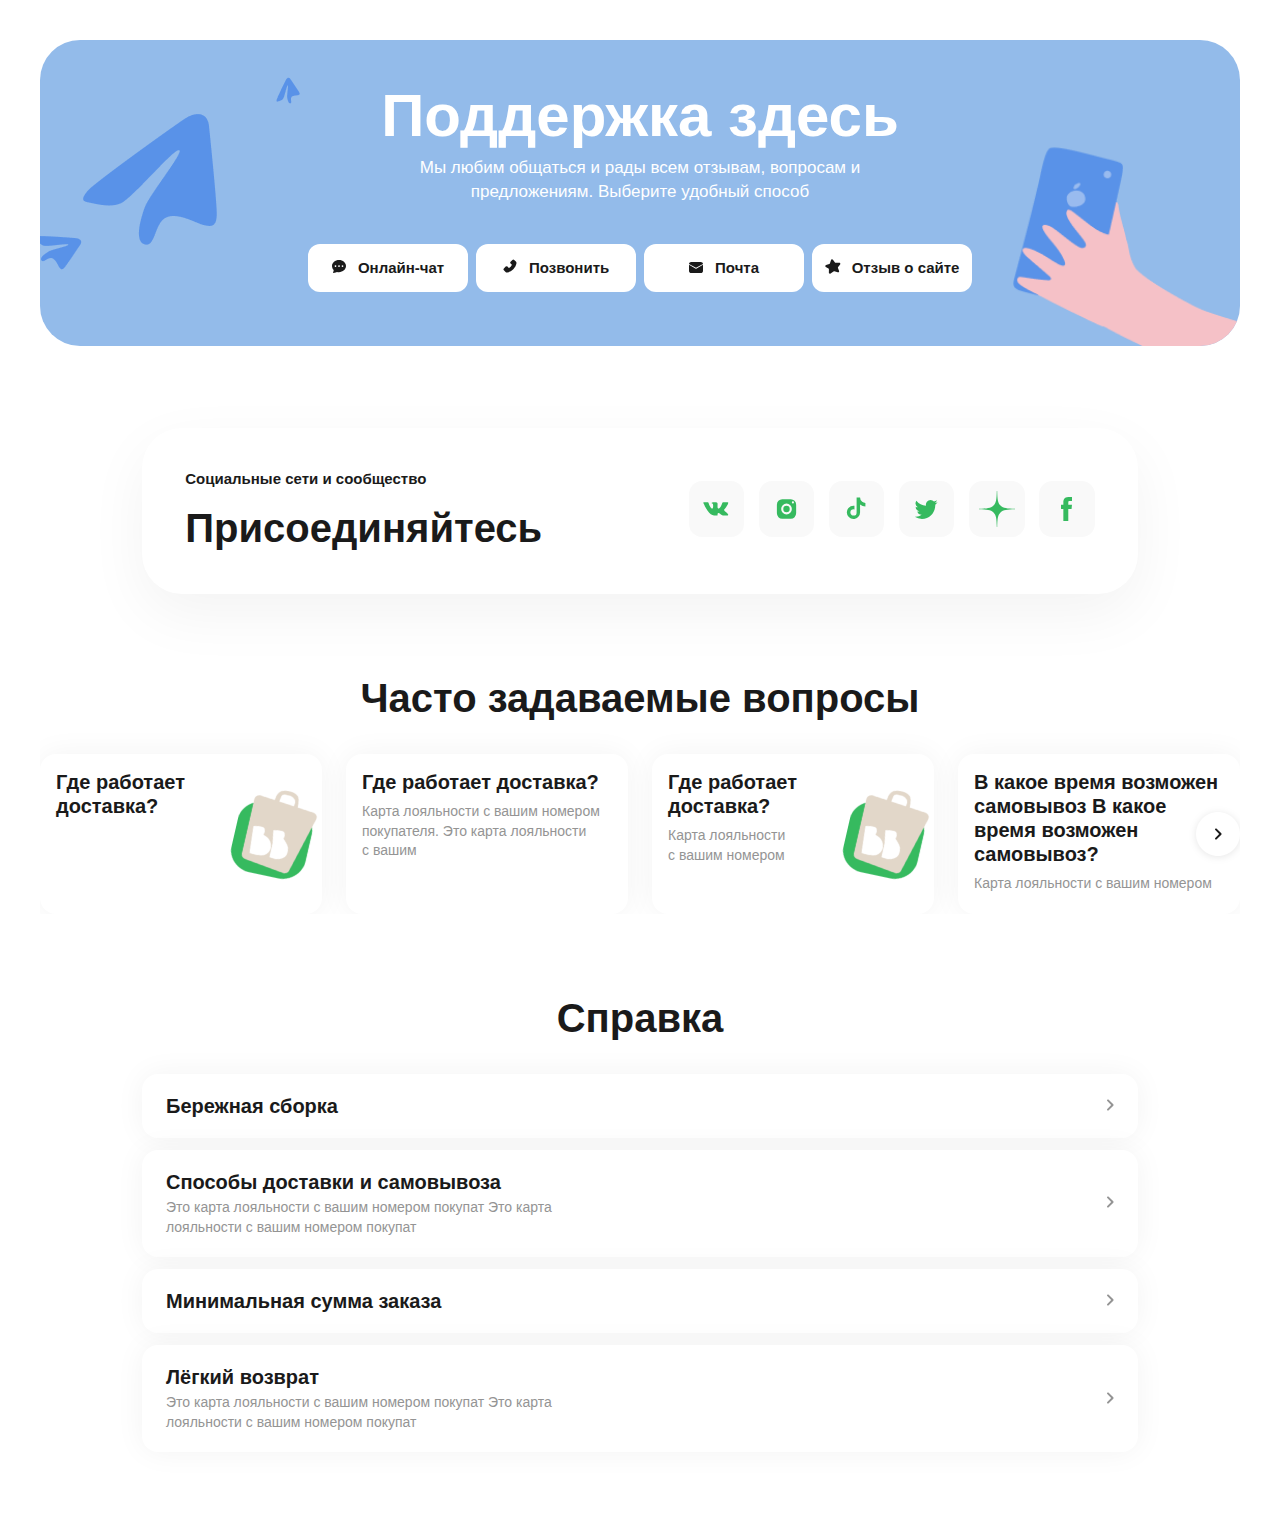
<file: index.html>
<!DOCTYPE html>
<html lang="ru">
<head>
    <meta charset="UTF-8">
    <meta http-equiv="X-UA-Compatible" content="IE=edge">
    <meta name="viewport" content="width=device-width, initial-scale=1.0">
    <title>Поддержка</title>
    <link rel="stylesheet" href="./index.css">
</head>
<body class="page">
    <section class="banner">
        <div class="banner__block">
            <h1 class="banner__title">Поддержка здесь</h1>
            <p class="banner__subtitle">Мы любим общаться и рады всем отзывам, вопросам и предложениям. Выберите удобный способ</p>
            <ul class="banner__lists">
                <li>
                    <button class="banner__list" type="button">
                        <img class="banner__img" src="./images/chat.svg" alt="Значок чата">
                        Онлайн-чат
                    </button>
                </li>
                <li>
                    <button class="banner__list"  type="button">
                        <img class="banner__img" src="./images/phone.svg" alt="Телефонная трубка">
                        Позвонить
                    </button>
                </li>
                <li>
                    <button class="banner__list"  type="button">
                        <img class="banner__img" src="./images/mail.svg" alt="Значок электронной почты">
                        Почта
                    </button>
                </li>
                <li>
                    <button class="banner__list"  type="button">
                        <img class="banner__img banner__img-star" src="./images/star.svg" alt="Звезда">
                        Отзыв о сайте
                    </button>
                </li>
            </ul>
        </div> 
        <img class="banner__telegram" src="./images/banner2.png" alt="Логотип телеграм">
        <img class="banner__arm" src="./images/banner1.png" alt="Рука с телефоном">
    </section>

    <section class="network">
        <div class="network__text">
            <h3 class="network__title">Социальные сети и сообщество</h3>
            <h2 class="network__subtitle">Присоединяйтесь</h2>
        </div>
        <ul class="network__lists">
            <li>
                <img class="network__icon" src="./images/vk.svg" alt="Логотип Вконтакте">
            </li>
            <li>
                <img class="network__icon" src="./images/insta.svg" alt="Логотип Инстаграм">
            </li>
            <li>
                <img class="network__icon" src="./images/tik-tok.svg" alt="Логотип Тие-Ток">
            </li>
            <li>
                <img class="network__icon" src="./images/twitter.svg" alt="Логотип Твиттер">
            </li>
            <li>
                <img class="network__icon" src="./images/yandex_dzen.svg" alt="Логотип Яндекс Дзен">
            </li>
            <li>
                <img class="network__icon" src="./images/facebook.svg" alt="Логотип Фейзбук">
            </li>
        </ul>
    </section>
    <section class="questions">
        <h2 class="questions__title">Часто задаваемые вопросы</h2>
        <ul class="questions__list">
            <li>
                <a class="questions__card" href="./pages/article.html">
                    <div class="questions__text" >
                        <h3 class="questions__card-title">Где работает доставка?</h3>
                    </div>
                    <img class="questions__image" src="./images/questions.svg" alt="Значок вопроса">
                </a>
            </li>
            <li>
                <a class="questions__card" href="./pages/article.html">
                    <div class="questions__text" >
                        <h3 class="questions__card-title">Где работает доставка?</h3>
                        <p class="questions__card-subtitle">Карта лояльности с вашим номером покупателя. Это карта лояльности с вашим</p>
                    </div>
                </a>
            </li>
            <li>
                <a class="questions__card" href="./pages/article.html">
                    <div class="questions__text">
                        <h3 class="questions__card-title">Где работает доставка?</h3>
                        <p class="questions__card-subtitle">Карта лояльности с вашим номером </p>
                    </div>
                    <img class="questions__image" src="./images/questions.svg" alt="Значок вопроса">
                </a>
            </li>
            <li>
                <a class="questions__card" href="./pages/article.html">
                    <div class="questions__text">
                        <h3 class="questions__card-title">В какое время возможен самовывоз В какое время возможен самовывоз?</h3>
                        <p class="questions__card-subtitle">Карта лояльности с вашим номером </p>
                    </div>
                </a>
            </li>
            <li>
                <a class="questions__card" href="./pages/article.html">
                    <div class="questions__text" >
                        <h3 class="questions__card-title">Где работает доставка?</h3>
                    </div>
                    <img class="questions__image" src="./images/questions.svg" alt="Значок вопроса">
                </a>
            </li>
            <li>
                <a class="questions__card" href="./pages/article.html">
                    <div class="questions__text" >
                        <h3 class="questions__card-title">Где работает доставка?</h3>
                        <p class="questions__card-subtitle">Карта лояльности с вашим номером покупателя. Это карта лояльности с вашим</p>
                    </div>
                </a>
            </li>
            <li>
                <a class="questions__card" href="./pages/article.html">
                    <div class="questions__text">
                        <h3 class="questions__card-title">Где работает доставка?</h3>
                        <p class="questions__card-subtitle">Карта лояльности с вашим номером </p>
                    </div>
                    <img class="questions__image" src="./images/questions.svg" alt="Значок вопроса">
                </a>
            </li>
            <li>
                <a class="questions__card" href="./pages/article.html">
                    <div class="questions__text">
                        <h3 class="questions__card-title">В какое время возможен самовывоз В какое время возможен самовывоз?</h3>
                        <p class="questions__card-subtitle">Карта лояльности с вашим номером </p>
                    </div>
                </a>
            </li>
        </ul>
        <button class="questions__but"  type="button">
            <img class="questions__but-slider" src="./images/slider.svg" alt="Кнопка прокрутки">
         </button>
    </section>
    <section class="reference">
        <h2 class="questions__title">Справка</h2>
        <ul class="reference__block">
            <li class="reference__list">
                <div class="reference__text">
                    <h3 class="questions__card-title">Бережная сборка</h3>
                </div>
                <button class="reference__but"  type="button">
                    <img class="questions__but-slider" src="./images/navigation.svg" alt="Ссылка">
                 </button>
            </li>
            <li class="reference__list">
                <div class="reference__text">
                    <h3 class="questions__card-title">Способы доставки и самовывоза</h3>
                    <p class="questions__card-subtitle reference__card-subtitle">Это карта лояльности с вашим номером покупат Это карта лояльности с вашим номером покупат</p>
                </div>
                <button class="reference__but"  type="button">
                    <img class="questions__but-slider" src="./images/navigation.svg" alt="Ссылка">
                 </button>
            </li>
            <li class="reference__list">
                <div class="reference__text">
                    <h3 class="questions__card-title">Минимальная сумма заказа</h3>
                </div>
                <button class="reference__but"  type="button">
                    <img class="questions__but-slider" src="./images/navigation.svg" alt="Ссылка">
                 </button>
            </li>
            <li class="reference__list">
                <div class="reference__text">
                    <h3 class="questions__card-title">Лёгкий возврат</h3>
                    <p class="questions__card-subtitle reference__card-subtitle">Это карта лояльности с вашим номером покупат Это карта лояльности с вашим номером покупат</p>
                </div>
                <button class="reference__but"  type="button">
                    <img class="questions__but-slider" src="./images/navigation.svg" alt="Ссылка">
                 </button>
            </li>
        </ul>
    </section>
    <script src="https://ajax.googleapis.com/ajax/libs/jquery/2.2.0/jquery.min.js"></script>
    <script src="index.js"></script>
</body>
</html>
</file>
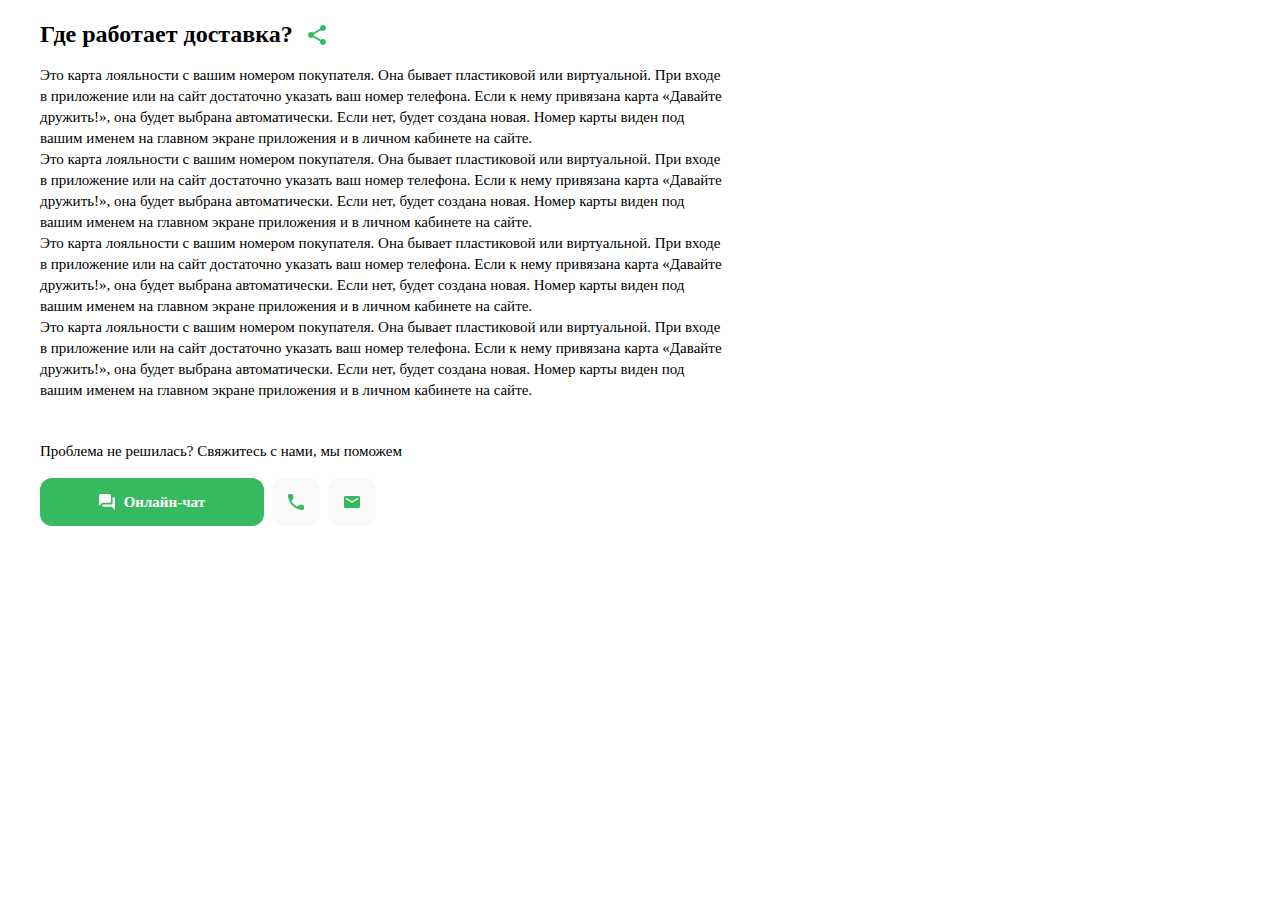
<file: pages/article.html>
<!DOCTYPE html>
<html lang="ru">
<head>
    <meta charset="UTF-8">
    <meta http-equiv="X-UA-Compatible" content="IE=edge">
    <meta name="viewport" content="width=device-width, initial-scale=1.0">
    <title>Где работает доставка?</title>
    <link rel="stylesheet" href="../index.css">
</head>
<body>
    <section class="delivery">
        <div class="delivery__header">
            <h2 class="delivery__title">Где работает доставка?</h2>
            <button class="reference__but delivery__share" type="button">
                <img class="delivery__img" src="../images/social.svg" alt="Поделиться">
            </button>
        </div>
        <p class="delivery__text">
            Это карта лояльности с вашим номером покупателя. Она бывает пластиковой или виртуальной. При входе в приложение или на сайт достаточно указать ваш номер телефона. Если к нему привязана карта «Давайте дружить!», она будет выбрана автоматически. Если нет, будет создана новая. Номер карты виден под вашим именем на главном экране приложения и в личном кабинете на сайте.
        </p>
        <p class="delivery__text">
            Это карта лояльности с вашим номером покупателя. Она бывает пластиковой или виртуальной. При входе в приложение или на сайт достаточно указать ваш номер телефона. Если к нему привязана карта «Давайте дружить!», она будет выбрана автоматически. Если нет, будет создана новая. Номер карты виден под вашим именем на главном экране приложения и в личном кабинете на сайте.
        </p>
        <p class="delivery__text">
            Это карта лояльности с вашим номером покупателя. Она бывает пластиковой или виртуальной. При входе в приложение или на сайт достаточно указать ваш номер телефона. Если к нему привязана карта «Давайте дружить!», она будет выбрана автоматически. Если нет, будет создана новая. Номер карты виден под вашим именем на главном экране приложения и в личном кабинете на сайте.
        </p>
        <p class="delivery__text">
            Это карта лояльности с вашим номером покупателя. Она бывает пластиковой или виртуальной. При входе в приложение или на сайт достаточно указать ваш номер телефона. Если к нему привязана карта «Давайте дружить!», она будет выбрана автоматически. Если нет, будет создана новая. Номер карты виден под вашим именем на главном экране приложения и в личном кабинете на сайте.
        </p>
        <p class="delivery__text delivery__text-add">
            Проблема не решилась? Свяжитесь с нами, мы поможем
        </p>
        <div class="delivery__buttons">
            <button class="reference__but delivery__chat" type="button">
                <img class="delivery__img reference__img" src="../images/article_chat.svg" alt="Написать в чат">
                Онлайн-чат
            </button>
            <button class="reference__but delivery__phone" type="button">
                <img class="delivery__img" src="../images/call.svg" alt="Позвонить">
            </button>
            <button class="reference__but delivery__phone" type="button">
                <img class="delivery__img" src="../images/article-mail.svg" alt="Написать на электронную почту">
            </button>
        </div>
    </section>
</body>
</html>
</file>
<file: index.css>
@import url(./vendor/normalize.css);

.page{
    position: relative;
    font-family: 'Museo Sans Cyrl', Arial, sans-serif;
    color: #1A1A1A;
    background-color: #FFFFFF;
    margin: 0 auto;
    max-width: 1280px;
    -moz-osx-font-smoothing: grayscale;
    -webkit-font-smoothing: antialiased;
    -webkit-text-size-adjust: 100%;
    -ms-text-size-adjust: 100%;
    -moz-text-size-adjust: 100%;
}

.banner{
    position: relative;
    background-color: #93BBEA;
    border-radius: 40px;
    height: 306px;
    margin: 40px;
    overflow: hidden;
    z-index: 0;
}

.banner__block {
    position:relative;
    z-index:2;
}

.banner__telegram{
    position: absolute;
    left: 0;
    top: 12.1%;
    width: 21.9%;
    z-index: 1;
}

.banner__arm{
    position: absolute;
    left: 76%;
    width: 24%;
    bottom: 0;
    z-index: 1;
}

.banner__title{
    margin: 0;
    padding-top: 40px;
    font-style: normal;
    font-weight: bold;
    font-size: 60px;
    line-height: 120%;
    text-align: center;
    color: #FFFFFF;
}

.banner__subtitle{
    margin: 4px auto 32px auto;
    font-style: normal;
    font-weight: normal;
    font-size: 17px;
    line-height: 140%;
    text-align: center;
    color: #FFFFFF;
    width: 532px;
}

.banner__lists{
    display: flex;
    flex-wrap: wrap;    
    list-style: none;
    padding: 0;
    justify-content: center;
}

.banner__list{
    text-decoration: none;
    font-style: normal;
    font-weight: 600;
    font-size: 15px;
    line-height: 120%;
    color: #1A1A1A;
    width: 160px;
    height: 48px;
    background: #FFFFFF;
    border-radius: 12px;    
    text-align: center;
    line-height: 300%;
    margin: 8px 4px 0 4px;
    border: none;
    cursor: pointer;
}

.banner__img{
    margin-right: 8px;
}

.banner__img-star{
    vertical-align: text-top;
    margin-right: 7px;
}

.network{
    width: 996px;
    height: 166px;
    margin: 82px auto 80px auto;
    background: #FFFFFF;
    box-shadow: 0px 20px 60px rgba(26, 26, 26, 0.05);
    border-radius: 40px;
    display: flex;
    align-items: center;
    justify-content: space-around;
    flex-wrap: wrap;
}

.network__title{
    font-style: normal;
    font-weight: 600;
    font-size: 15px;
    line-height: 120%;
    margin: 0;
}

.network__subtitle{
    font-style: normal;
    font-weight: 600;
    font-size: 40px;
    line-height: 120%;
    margin: 16px 0 0 0;
}

.network__lists{
    list-style: none;
    display: flex;
    justify-content: center;
    padding: 0 0 0 46px;
    flex-wrap: wrap;
}

.network__icon{
    width: 56px;
    height: 56px;
    margin-left: 14px;
    cursor: pointer;
}

.questions{
    display: flex;
    flex-direction: column;
    overflow: hidden; 
    margin: 0 40px;
    position: relative;
}

.questions__title{
    font-style: normal;
    font-weight: 600;
    font-size: 40px;
    line-height: 120%;
    margin: 0 auto 32px auto;
    text-align: center;
}

.questions__list{
    margin: 0;
    list-style: none;
    padding: 0;
    display: grid;
    grid-template-columns: repeat(8, 1fr);
    gap: 24px;
    position: relative;
     width: calc(100%*2); 
}

.questions__card{
    width: 282px;
    height: 160px;
    background: #FFFFFF;
    box-shadow: 0px 0px 30px rgba(0, 0, 0, 0.05);
    border-radius: 16px;
    display: flex;
    text-decoration: none;
}

.questions__text{
    margin: 16px;
}

.questions__card-title{
    margin: 0;
    font-style: normal;
    font-weight: 600;
    font-size: 20px;
    line-height: 120%;
    color: #1A1A1A;
}

.questions__card-subtitle{
    margin: 8px 0 0 0;
    font-style: normal;
    font-weight: normal;
    font-size: 14px;
    line-height: 140%;
    color: #949494;
    max-width: 345px;
}

.questions__but{
    position: absolute;
    right: 0;
    top: 55%;
    border: none;
    background-color: transparent;
    padding: 0;
    cursor: pointer;
}

.reference{
    margin: 80px auto;
}

.reference__block{
    list-style: none;
    padding: 0;
}

.reference__list{
    width: 948px;
    display: flex;
    justify-content: space-between;
    padding: 20px 24px 20px 24px;
    background-color: #FFFFFF;
    margin: 0 auto 12px auto;
    box-shadow: 0px 0px 30px rgba(0, 0, 0, 0.05);
    border-radius: 16px;
}

.reference__text{
    display: flex;
    flex-direction: column;
    max-width: 465px;
}

.reference__card-subtitle{
    margin: 4px 0 0 0;
    max-width: 465px;
}

.reference__but{
    border: none;
    background-color: transparent;
    padding: 0;
    cursor: pointer;
}

.delivery{
    margin: 20px 40px auto 40px;
    max-width: 690px;
}

.delivery__header{
    display: flex;
    margin-bottom: 16px;
}

.delivery__title{
    margin: 0 15px 0 0;
    font-style: normal;
    font-weight: bold;
    font-size: 24px;
    line-height: 120%;
}

.delivery__share{
    padding-top: 5px;
}

.delivery__text{
    margin: 0;
    font-style: normal;
    font-weight: normal;
    font-size: 15px;
    line-height: 140%;
}

.delivery__text-add{
    margin: 40px 0 16px 0;
}

.delivery__buttons{
    display: flex;
    flex-wrap: wrap;
}

.delivery__chat{
    width: 224px;
    height: 48px;
    background: #36BA5F;
    border-radius: 12px;
    font-style: normal;
    font-weight: 600;
    font-size: 15px;
    line-height: 120%;
    text-align: center;
    color: #FFFFFF;
}

.reference__img{
    vertical-align: text-top;
    margin-right: 5px;
}

.delivery__phone{
    width: 48px;
    height: 48px;
    margin: 0 0 0 8px;
}


@media screen and (max-width: 1076px) {
    .network{
        width: auto;
        margin: 82px 40px 40px 40px;
    }

    .questions__card {
        width: 299px;
    }
    .reference{
        margin: 80px 40px 40px 40px;
    }
    .reference__list{
        width: auto;
    }
}

@media screen  and (max-width: 980px){
    .banner__arm{
        display: none;
    }

    .network__lists {
        padding: 0;
    }

    .questions__card {
        width: calc(50vw - 52px);
    }
}

@media screen and (min-width: 601px) and (max-width: 770px){
    .banner{
        height: auto;
        margin: 15px;
    }

    .banner__telegram{
        display: none;
    }

    .banner__subtitle{
        width: auto;
    }

    .network{
        height: auto;
        margin: 15px;
        flex-direction: column;
    }

    .network__text{
        display: flex;
        flex-direction: column;
        align-items: center;
    }

    .network__title{
        margin-top: 15px;    
    }

    .network__subtitle{
        font-size: 25px;
    }

    .questions__title{
        font-size: 30px;
        margin: 0 auto 15px auto;
    }

    .questions__card {
        width: calc(50vw - 52px);
    }

    .questions__but {
        top: 50%;
    }

    .reference{
        margin: 15px;
    }
}

@media screen and (min-width: 376px) and (max-width: 600px){
    .banner{
        height: auto;
        margin: 15px;
    }

    .banner__telegram{
        display: none;
    }

    .banner__title{
        font-size: 40px;
    }

    .banner__subtitle{
        width: auto;
    }

    .network{
        height: auto;
        margin: 15px;
    }

    .network__text{
        display: flex;
        flex-direction: column;
        align-items: center;
    }

    .network__title{
        margin-top: 15px;    
    }

    .network__subtitle{
        font-size: 25px;
    }

    .questions{
        margin: 0 15px;
    }

    .questions__title{
        font-size: 30px;
        margin: 0 auto 15px auto;
    }

    .questions__card {
        width: calc(100vw - 30px);
    }

    .reference{
        margin: 15px;
    }

    .delivery {
        margin: 20px 20px 20px 20px;
    }
}

@media screen and (max-width: 375px) {
    .banner{
        height: auto;
        margin: 15px;
    }

    .banner__telegram{
        display: none;
    }

    .banner__title{
        font-size: 40px;
    }

    .banner__subtitle{
        width: auto;
    }

    .network{
        height: auto;
        margin: 15px;
    }

    .network__text{
        display: flex;
        flex-direction: column;
        align-items: center;
    }

    .network__title{
        margin-top: 15px;    
    }

    .network__subtitle{
        font-size: 25px;
    }

    .questions{
        margin: 0 15px;
    }

    .questions__title{
        font-size: 30px;
        margin: 0 auto 15px auto;
    }

    .questions__card {
        width: calc(100vw - 30px);
    }

    .questions__but {
        top: 55%;
    }

    .reference{
        margin: 15px;
    }

    .delivery {
        margin: 20px 20px 20px 20px;
    }

    .delivery__chat {
        width: 154px;
    }
}
</file>
